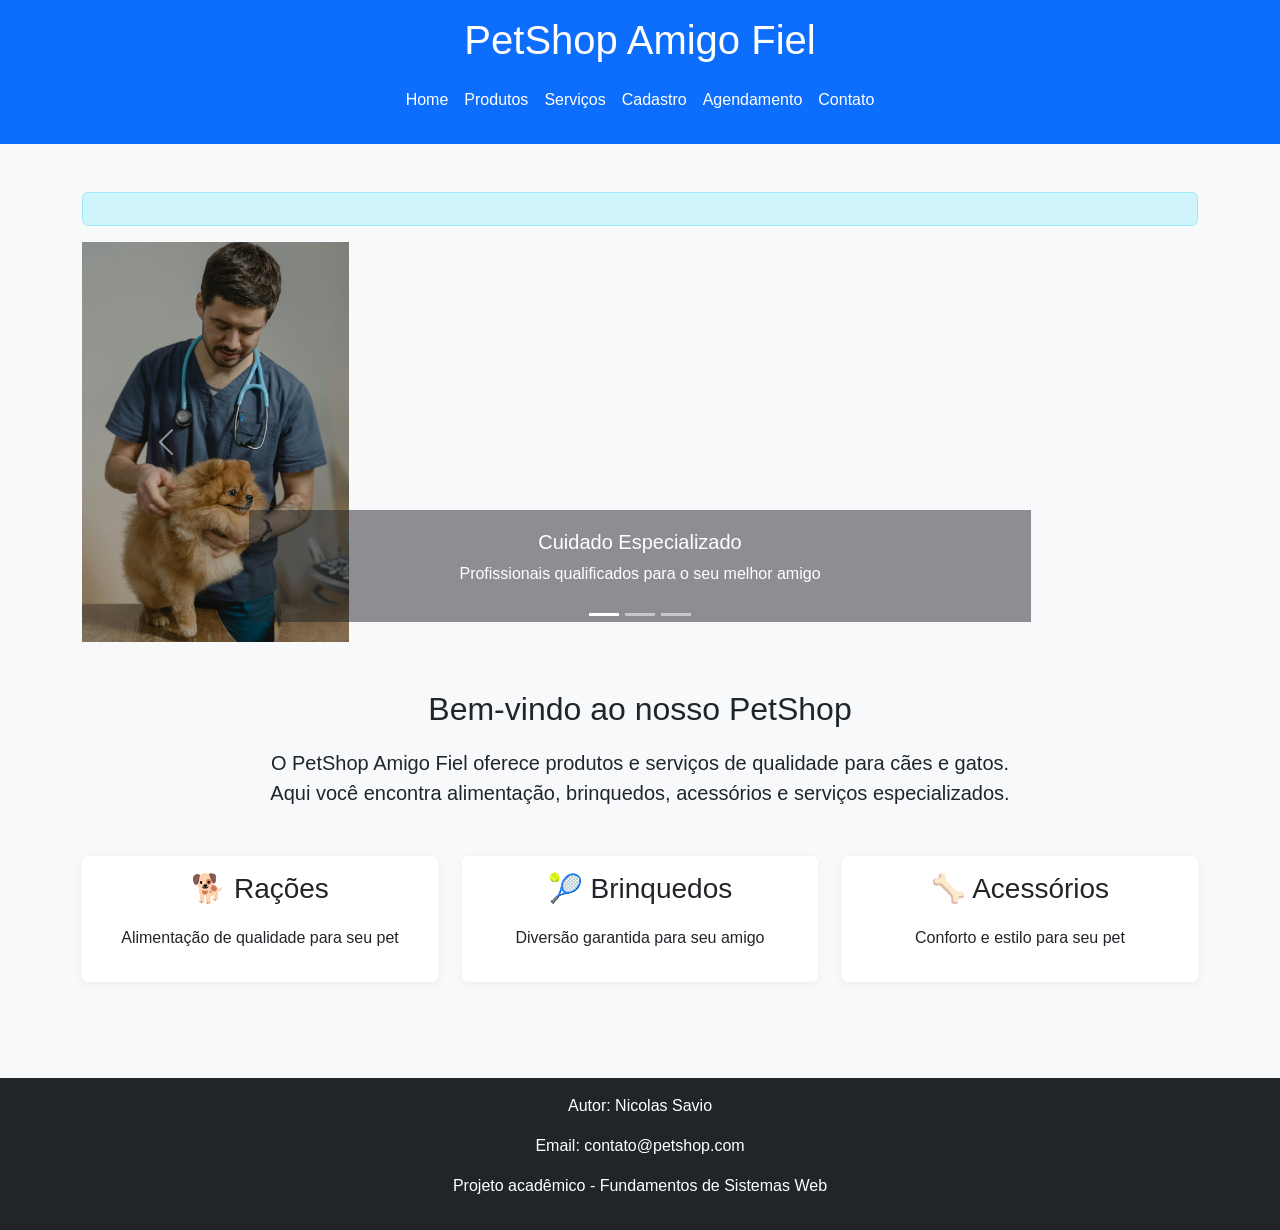
<file: index.html>
<!DOCTYPE html>
<html lang="pt-br">
<head>
    <meta charset="UTF-8">
    <meta name="viewport" content="width=device-width, initial-scale=1.0">
    <title>PetShop Amigo Fiel</title>
    
    <!-- Bootstrap CSS -->
    <link href="https://cdn.jsdelivr.net/npm/bootstrap@5.3.0/dist/css/bootstrap.min.css" rel="stylesheet">
    
    <!-- CSS Customizado -->
    <link rel="stylesheet" href="css/style.css">
</head>
<body>

<header class="bg-primary text-white py-3">
    <div class="container">
        <h1 class="text-center">PetShop Amigo Fiel</h1>
        
        <nav class="navbar navbar-expand-lg navbar-dark">
            <div class="container-fluid justify-content-center">
                <ul class="navbar-nav">
                    <li class="nav-item"><a class="nav-link text-white" href="index.html">Home</a></li>
                    <li class="nav-item"><a class="nav-link text-white" href="produtos.html">Produtos</a></li>
                    <li class="nav-item"><a class="nav-link text-white" href="servicos.html">Serviços</a></li>
                    <li class="nav-item"><a class="nav-link text-white" href="cadastro.html">Cadastro</a></li>
                    <li class="nav-item"><a class="nav-link text-white" href="agendamento.html">Agendamento</a></li>
                    <li class="nav-item"><a class="nav-link text-white" href="contato.html">Contato</a></li>
                </ul>
            </div>
        </nav>
    </div>
</header>

<main class="container my-5">
    
    <!-- Função Temporal - Mensagem dinâmica -->
    <div class="alert alert-info text-center" id="mensagemHorario">
        <!-- Mensagem será inserida pelo JavaScript -->
    </div>
    
    <!-- Carrossel Bootstrap - corrigido para não distorcer -->
    <div id="carrosselPetshop" class="carousel slide mb-5" data-bs-ride="carousel">
        <div class="carousel-indicators">
            <button type="button" data-bs-target="#carrosselPetshop" data-bs-slide-to="0" class="active" aria-label="Slide 1"></button>
            <button type="button" data-bs-target="#carrosselPetshop" data-bs-slide-to="1" aria-label="Slide 2"></button>
            <button type="button" data-bs-target="#carrosselPetshop" data-bs-slide-to="2" aria-label="Slide 3"></button>
        </div>
        <div class="carousel-inner">
            <div class="carousel-item active">
                <div class="carousel-image-container">
                    <img src="img/slide1.jpg" class="carousel-image" alt="Cachorro sendo cuidado por um profissional veterinário em ambiente acolhedor">
                </div>
                <div class="carousel-caption d-none d-md-block bg-dark bg-opacity-50">
                    <h5>Cuidado Especializado</h5>
                    <p>Profissionais qualificados para o seu melhor amigo</p>
                </div>
            </div>
            <div class="carousel-item">
                <div class="carousel-image-container">
                    <img src="img/slide2.jpg" class="carousel-image" alt="Prateleiras com produtos para pets como rações, brinquedos e acessórios">
                </div>
                <div class="carousel-caption d-none d-md-block bg-dark bg-opacity-50">
                    <h5>Produtos de Qualidade</h5>
                    <p>As melhores marcas para o seu pet</p>
                </div>
            </div>
            <div class="carousel-item">
                <div class="carousel-image-container">
                    <img src="img/slide3.jpg" class="carousel-image" alt="Calendário com datas marcadas para agendamento de banho e tosa">
                </div>
                <div class="carousel-caption d-none d-md-block bg-dark bg-opacity-50">
                    <h5>Agendamento Online</h5>
                    <p>Escolha o melhor horário para você e seu pet</p>
                </div>
            </div>
        </div>
        <button class="carousel-control-prev" type="button" data-bs-target="#carrosselPetshop" data-bs-slide="prev">
            <span class="carousel-control-prev-icon" aria-label="Anterior"></span>
        </button>
        <button class="carousel-control-next" type="button" data-bs-target="#carrosselPetshop" data-bs-slide="next">
            <span class="carousel-control-next-icon" aria-label="Próximo"></span>
        </button>
    </div>
    
    <h2 class="text-center">Bem-vindo ao nosso PetShop</h2>
    
    <p class="text-center lead">
        O PetShop Amigo Fiel oferece produtos e serviços de qualidade para cães e gatos.<br>
        Aqui você encontra alimentação, brinquedos, acessórios e serviços especializados.
    </p>
    
    <div class="row mt-5 text-center">
        <div class="col-md-4">
            <div class="card p-3">
                <h3>🐕 Rações</h3>
                <p>Alimentação de qualidade para seu pet</p>
            </div>
        </div>
        <div class="col-md-4">
            <div class="card p-3">
                <h3>🎾 Brinquedos</h3>
                <p>Diversão garantida para seu amigo</p>
            </div>
        </div>
        <div class="col-md-4">
            <div class="card p-3">
                <h3>🦴 Acessórios</h3>
                <p>Conforto e estilo para seu pet</p>
            </div>
        </div>
    </div>
    
</main>

<footer class="bg-dark text-white text-center py-3 mt-5">
    <p>Autor: Nicolas Savio</p>
    <p>Email: contato@petshop.com</p>
    <p>Projeto acadêmico - Fundamentos de Sistemas Web</p>
</footer>

<!-- Bootstrap JS -->
<script src="https://cdn.jsdelivr.net/npm/bootstrap@5.3.0/dist/js/bootstrap.bundle.min.js"></script>

<!-- JavaScript Customizado -->
<script src="js/script.js"></script>

</body>
</html>
</file>
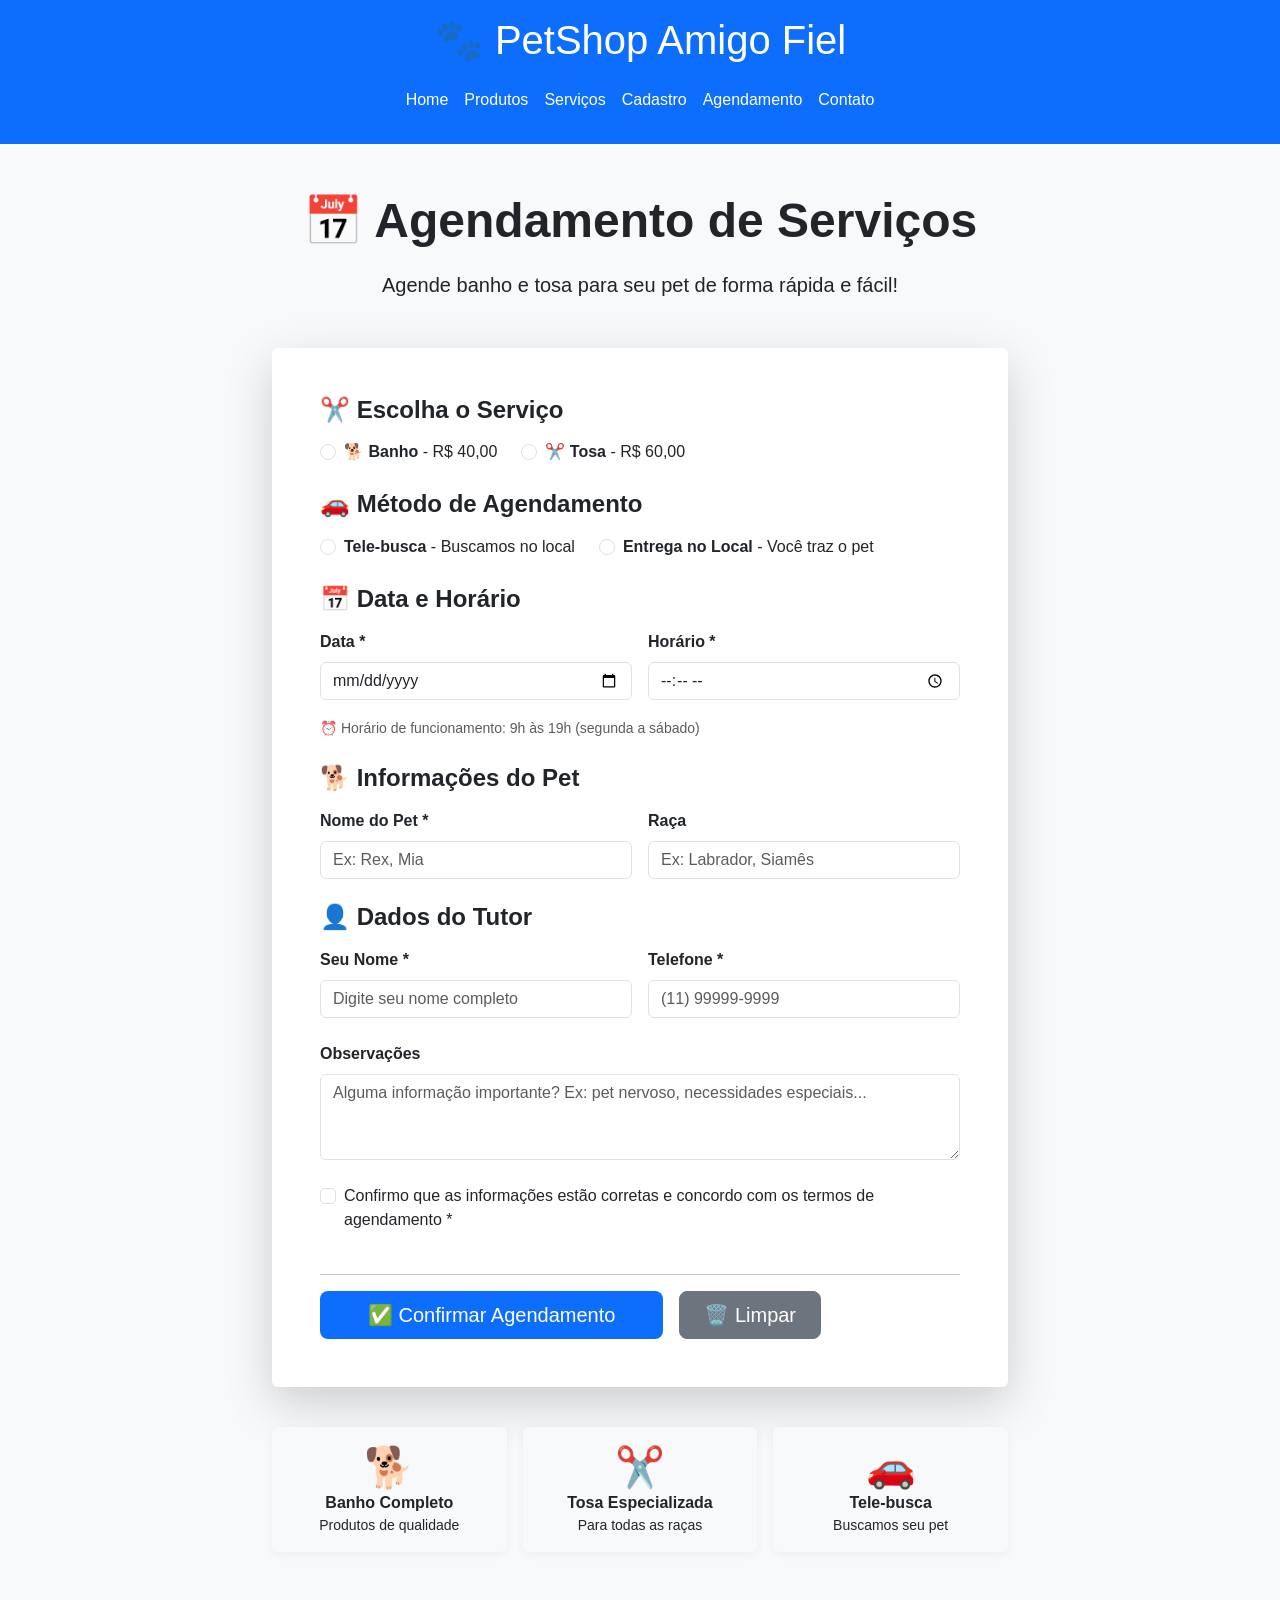
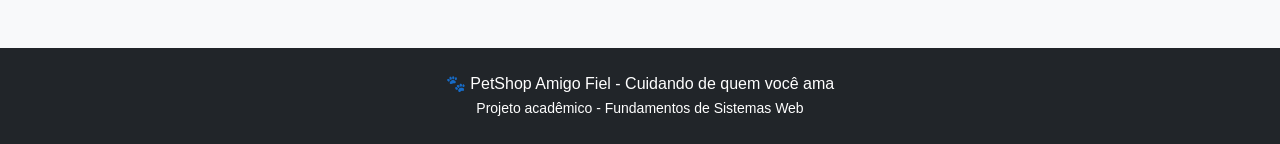
<file: agendamento.html>
<!DOCTYPE html>
<html lang="pt-br">
<head>
    <meta charset="UTF-8">
    <meta name="viewport" content="width=device-width, initial-scale=1.0">
    <title>Agendamento - PetShop Amigo Fiel</title>
    
    <!-- Bootstrap CSS -->
    <link href="https://cdn.jsdelivr.net/npm/bootstrap@5.3.0/dist/css/bootstrap.min.css" rel="stylesheet">
    
    <!-- CSS Customizado -->
    <link rel="stylesheet" href="css/style.css">
</head>
<body>

<header class="bg-primary text-white py-3">
    <div class="container">
        <h1 class="text-center">🐾 PetShop Amigo Fiel</h1>
        
        <nav class="navbar navbar-expand-lg navbar-dark">
            <div class="container-fluid justify-content-center">
                <ul class="navbar-nav">
                    <li class="nav-item"><a class="nav-link text-white" href="index.html">Home</a></li>
                    <li class="nav-item"><a class="nav-link text-white" href="produtos.html">Produtos</a></li>
                    <li class="nav-item"><a class="nav-link text-white" href="servicos.html">Serviços</a></li>
                    <li class="nav-item"><a class="nav-link text-white" href="cadastro.html">Cadastro</a></li>
                    <li class="nav-item"><a class="nav-link text-white" href="agendamento.html">Agendamento</a></li>
                    <li class="nav-item"><a class="nav-link text-white" href="contato.html">Contato</a></li>
                </ul>
            </div>
        </nav>
    </div>
</header>

<main class="container my-5">
    <div class="row">
        <div class="col-lg-8 mx-auto">
            <div class="text-center mb-5">
                <h2 class="display-5 fw-bold">📅 Agendamento de Serviços</h2>
                <p class="lead">Agende banho e tosa para seu pet de forma rápida e fácil!</p>
            </div>
            
            <div class="card border-0 shadow-lg">
                <div class="card-body p-4 p-md-5">
                    <form id="formAgendamento" class="row g-4">
                        <!-- Escolha do Serviço -->
                        <div class="col-12">
                            <h4 class="fw-bold mb-3">✂️ Escolha o Serviço</h4>
                            <div class="d-flex gap-4">
                                <div class="form-check">
                                    <input class="form-check-input" type="radio" name="servico" id="banho" value="Banho" required>
                                    <label class="form-check-label" for="banho">
                                        <span class="fw-bold">🐕 Banho</span> - R$ 40,00
                                    </label>
                                </div>
                                <div class="form-check">
                                    <input class="form-check-input" type="radio" name="servico" id="tosa" value="Tosa">
                                    <label class="form-check-label" for="tosa">
                                        <span class="fw-bold">✂️ Tosa</span> - R$ 60,00
                                    </label>
                                </div>
                            </div>
                        </div>
                        
                        <!-- Método de Agendamento -->
                        <div class="col-12">
                            <h4 class="fw-bold mb-3">🚗 Método de Agendamento</h4>
                            <div class="d-flex gap-4">
                                <div class="form-check">
                                    <input class="form-check-input" type="radio" name="metodo" id="teleBusca" value="Tele-busca" required>
                                    <label class="form-check-label" for="teleBusca">
                                        <span class="fw-bold">Tele-busca</span> - Buscamos no local
                                    </label>
                                </div>
                                <div class="form-check">
                                    <input class="form-check-input" type="radio" name="metodo" id="entregaLocal" value="Entrega no Local">
                                    <label class="form-check-label" for="entregaLocal">
                                        <span class="fw-bold">Entrega no Local</span> - Você traz o pet
                                    </label>
                                </div>
                            </div>
                        </div>
                        
                        <!-- Data e Horário -->
                        <div class="col-12">
                            <h4 class="fw-bold mb-3">📅 Data e Horário</h4>
                            <div class="row g-3">
                                <div class="col-md-6">
                                    <label for="dataAgendamento" class="form-label fw-bold">Data *</label>
                                    <input type="date" class="form-control" id="dataAgendamento" required>
                                </div>
                                <div class="col-md-6">
                                    <label for="horaAgendamento" class="form-label fw-bold">Horário *</label>
                                    <input type="time" class="form-control" id="horaAgendamento" required>
                                </div>
                                <div class="col-12">
                                    <small class="text-muted">⏰ Horário de funcionamento: 9h às 19h (segunda a sábado)</small>
                                </div>
                            </div>
                        </div>
                        
                        <!-- Informações do Pet -->
                        <div class="col-12">
                            <h4 class="fw-bold mb-3">🐕 Informações do Pet</h4>
                            <div class="row g-3">
                                <div class="col-md-6">
                                    <label for="nomePetAgendamento" class="form-label fw-bold">Nome do Pet *</label>
                                    <input type="text" class="form-control" id="nomePetAgendamento" placeholder="Ex: Rex, Mia" required>
                                </div>
                                <div class="col-md-6">
                                    <label for="racaPetAgendamento" class="form-label fw-bold">Raça</label>
                                    <input type="text" class="form-control" id="racaPetAgendamento" placeholder="Ex: Labrador, Siamês">
                                </div>
                            </div>
                        </div>
                        
                        <!-- Informações do Tutor -->
                        <div class="col-12">
                            <h4 class="fw-bold mb-3">👤 Dados do Tutor</h4>
                            <div class="row g-3">
                                <div class="col-md-6">
                                    <label for="nomeTutor" class="form-label fw-bold">Seu Nome *</label>
                                    <input type="text" class="form-control" id="nomeTutor" placeholder="Digite seu nome completo" required>
                                </div>
                                <div class="col-md-6">
                                    <label for="telefoneTutor" class="form-label fw-bold">Telefone *</label>
                                    <input type="tel" class="form-control" id="telefoneTutor" placeholder="(11) 99999-9999" required>
                                </div>
                            </div>
                        </div>
                        
                        <!-- Observações -->
                        <div class="col-12">
                            <label for="observacoes" class="form-label fw-bold">Observações</label>
                            <textarea class="form-control" id="observacoes" rows="3" placeholder="Alguma informação importante? Ex: pet nervoso, necessidades especiais..."></textarea>
                        </div>
                        
                        <!-- Checkbox de confirmação -->
                        <div class="col-12">
                            <div class="form-check">
                                <input class="form-check-input" type="checkbox" id="confirmacaoAgendamento" required>
                                <label class="form-check-label" for="confirmacaoAgendamento">
                                    Confirmo que as informações estão corretas e concordo com os termos de agendamento *
                                </label>
                            </div>
                        </div>
                        
                        <!-- Botões -->
                        <div class="col-12">
                            <hr>
                            <div class="d-flex gap-3">
                                <button type="submit" class="btn btn-primary btn-lg px-5">✅ Confirmar Agendamento</button>
                                <button type="reset" class="btn btn-secondary btn-lg px-4">🗑️ Limpar</button>
                            </div>
                        </div>
                    </form>
                    
                    <!-- Mensagem de sucesso -->
                    <div id="mensagemAgendamento" class="alert alert-success mt-4 d-none"></div>
                </div>
            </div>
            
            <!-- Informações adicionais -->
            <div class="row mt-4 g-3">
                <div class="col-md-4">
                    <div class="card border-0 bg-light text-center p-3">
                        <div class="display-6">🐕</div>
                        <p class="mb-0 fw-bold">Banho Completo</p>
                        <small>Produtos de qualidade</small>
                    </div>
                </div>
                <div class="col-md-4">
                    <div class="card border-0 bg-light text-center p-3">
                        <div class="display-6">✂️</div>
                        <p class="mb-0 fw-bold">Tosa Especializada</p>
                        <small>Para todas as raças</small>
                    </div>
                </div>
                <div class="col-md-4">
                    <div class="card border-0 bg-light text-center p-3">
                        <div class="display-6">🚗</div>
                        <p class="mb-0 fw-bold">Tele-busca</p>
                        <small>Buscamos seu pet</small>
                    </div>
                </div>
            </div>
        </div>
    </div>
</main>

<footer class="bg-dark text-white text-center py-4 mt-5">
    <div class="container">
        <p class="mb-0">🐾 PetShop Amigo Fiel - Cuidando de quem você ama</p>
        <small>Projeto acadêmico - Fundamentos de Sistemas Web</small>
    </div>
</footer>

<script src="https://cdn.jsdelivr.net/npm/bootstrap@5.3.0/dist/js/bootstrap.bundle.min.js"></script>
<script src="js/script.js"></script>

</body>
</html>
</file>
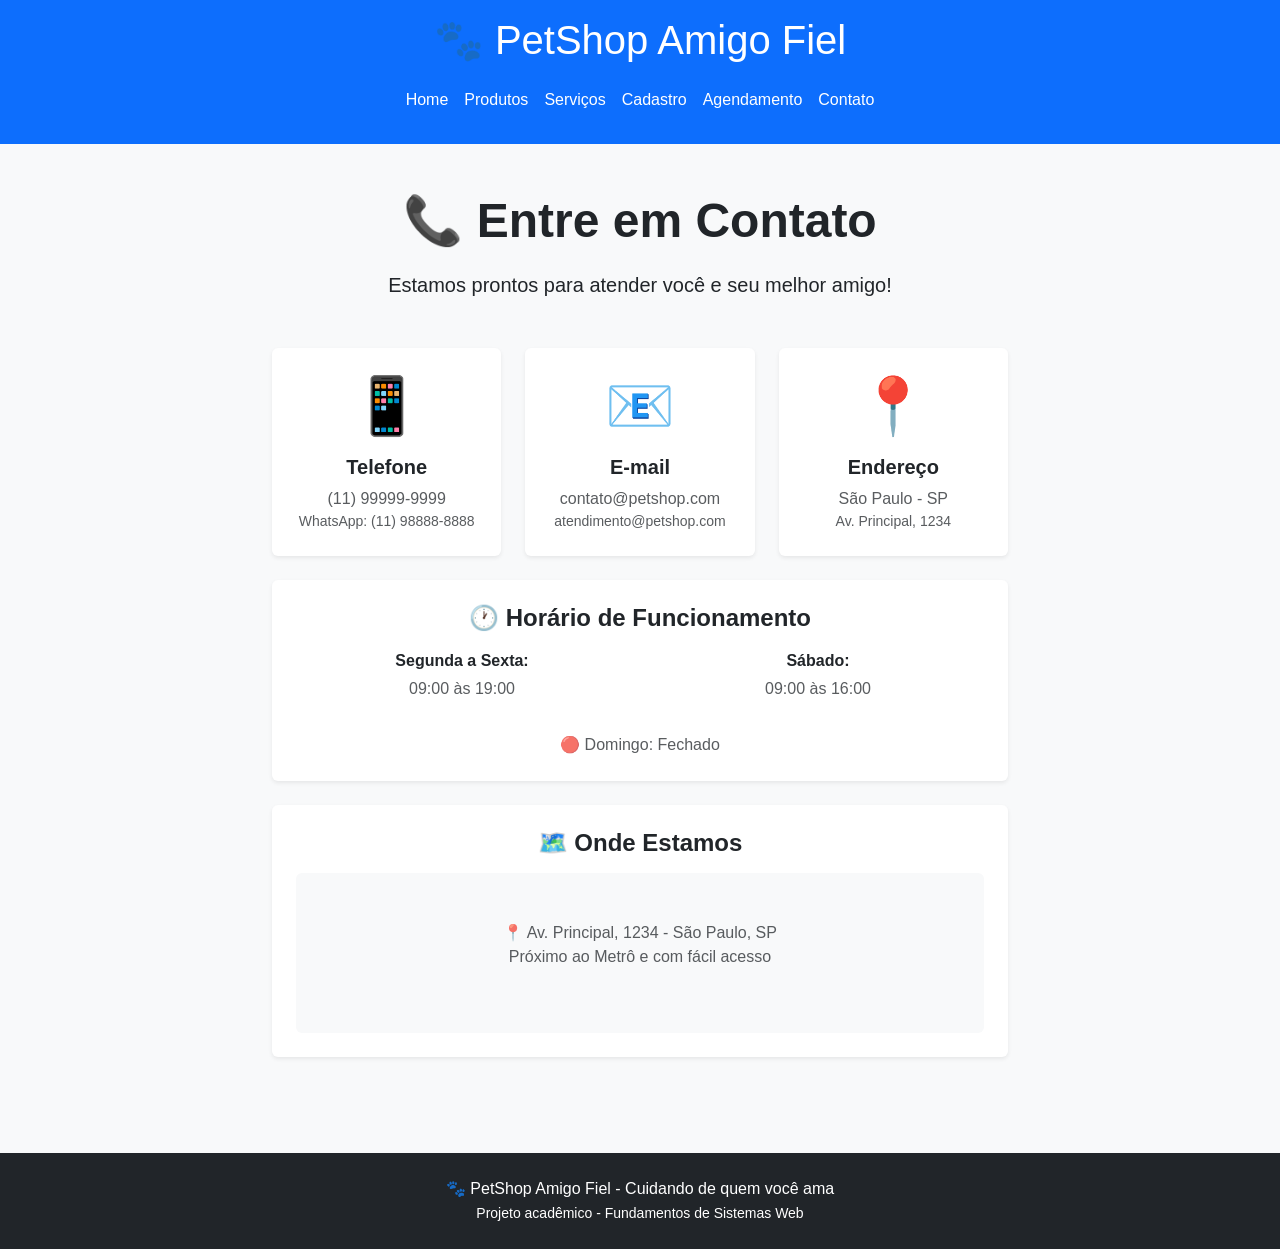
<file: contato.html>
<!DOCTYPE html>
<html lang="pt-br">
<head>
    <meta charset="UTF-8">
    <meta name="viewport" content="width=device-width, initial-scale=1.0">
    <title>Contato - PetShop Amigo Fiel</title>
    
    <!-- Bootstrap CSS -->
    <link href="https://cdn.jsdelivr.net/npm/bootstrap@5.3.0/dist/css/bootstrap.min.css" rel="stylesheet">
    
    <!-- CSS Customizado -->
    <link rel="stylesheet" href="css/style.css">
</head>
<body>

<header class="bg-primary text-white py-3">
    <div class="container">
        <h1 class="text-center">🐾 PetShop Amigo Fiel</h1>
        
        <nav class="navbar navbar-expand-lg navbar-dark">
            <div class="container-fluid justify-content-center">
                <ul class="navbar-nav">
                    <li class="nav-item"><a class="nav-link text-white" href="index.html">Home</a></li>
                    <li class="nav-item"><a class="nav-link text-white" href="produtos.html">Produtos</a></li>
                    <li class="nav-item"><a class="nav-link text-white" href="servicos.html">Serviços</a></li>
                    <li class="nav-item"><a class="nav-link text-white" href="cadastro.html">Cadastro</a></li>
                    <li class="nav-item"><a class="nav-link text-white" href="agendamento.html">Agendamento</a></li>
                    <li class="nav-item"><a class="nav-link text-white" href="contato.html">Contato</a></li>
                </ul>
            </div>
        </nav>
    </div>
</header>

<main class="container my-5">
    <div class="row">
        <div class="col-lg-8 mx-auto">
            <div class="text-center mb-5">
                <h2 class="display-5 fw-bold">📞 Entre em Contato</h2>
                <p class="lead">Estamos prontos para atender você e seu melhor amigo!</p>
            </div>
            
            <div class="row g-4">
                <!-- Telefone -->
                <div class="col-md-4">
                    <div class="card border-0 shadow-sm h-100 text-center p-4">
                        <div class="display-4 mb-3">📱</div>
                        <h5 class="fw-bold">Telefone</h5>
                        <p class="text-muted mb-0">(11) 99999-9999</p>
                        <small class="text-muted">WhatsApp: (11) 98888-8888</small>
                    </div>
                </div>
                
                <!-- Email -->
                <div class="col-md-4">
                    <div class="card border-0 shadow-sm h-100 text-center p-4">
                        <div class="display-4 mb-3">📧</div>
                        <h5 class="fw-bold">E-mail</h5>
                        <p class="text-muted mb-0">contato@petshop.com</p>
                        <small class="text-muted">atendimento@petshop.com</small>
                    </div>
                </div>
                
                <!-- Endereço -->
                <div class="col-md-4">
                    <div class="card border-0 shadow-sm h-100 text-center p-4">
                        <div class="display-4 mb-3">📍</div>
                        <h5 class="fw-bold">Endereço</h5>
                        <p class="text-muted mb-0">São Paulo - SP</p>
                        <small class="text-muted">Av. Principal, 1234</small>
                    </div>
                </div>
            </div>
            
            <!-- Horário de Funcionamento -->
            <div class="card border-0 shadow-sm mt-4">
                <div class="card-body p-4 text-center">
                    <h4 class="fw-bold mb-3">🕐 Horário de Funcionamento</h4>
                    <div class="row">
                        <div class="col-md-6">
                            <p class="mb-1"><strong>Segunda a Sexta:</strong></p>
                            <p class="text-muted">09:00 às 19:00</p>
                        </div>
                        <div class="col-md-6">
                            <p class="mb-1"><strong>Sábado:</strong></p>
                            <p class="text-muted">09:00 às 16:00</p>
                        </div>
                    </div>
                    <p class="text-muted mt-3 mb-0">🔴 Domingo: Fechado</p>
                </div>
            </div>
            
            <!-- Mapa Simulado -->
            <div class="card border-0 shadow-sm mt-4">
                <div class="card-body p-4 text-center">
                    <h4 class="fw-bold mb-3">🗺️ Onde Estamos</h4>
                    <div class="bg-light rounded p-5 text-center">
                        <p class="text-muted mb-0">📍 Av. Principal, 1234 - São Paulo, SP</p>
                        <p class="text-muted">Próximo ao Metrô e com fácil acesso</p>
                    </div>
                </div>
            </div>
        </div>
    </div>
</main>

<footer class="bg-dark text-white text-center py-4 mt-5">
    <div class="container">
        <p class="mb-0">🐾 PetShop Amigo Fiel - Cuidando de quem você ama</p>
        <small>Projeto acadêmico - Fundamentos de Sistemas Web</small>
    </div>
</footer>


<script src="js/script.js"></script>

</body>
</html>
</file>
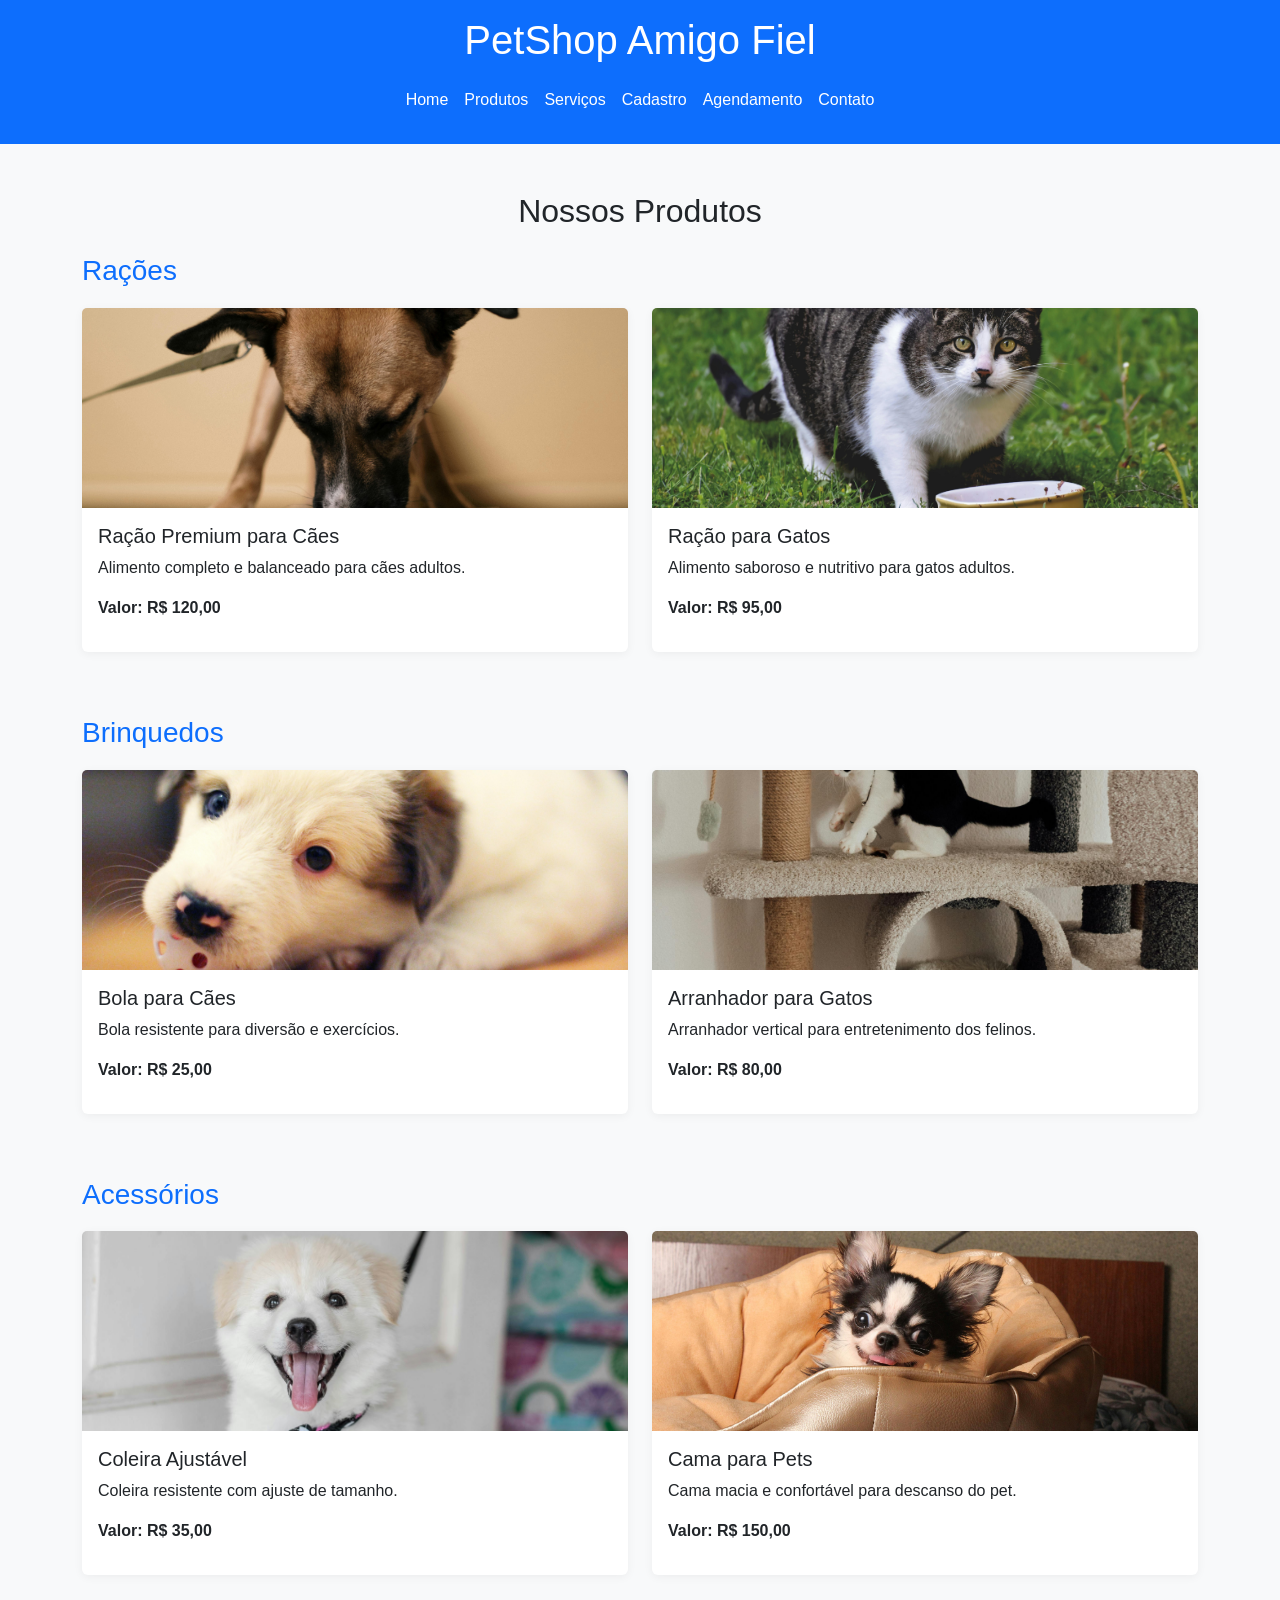
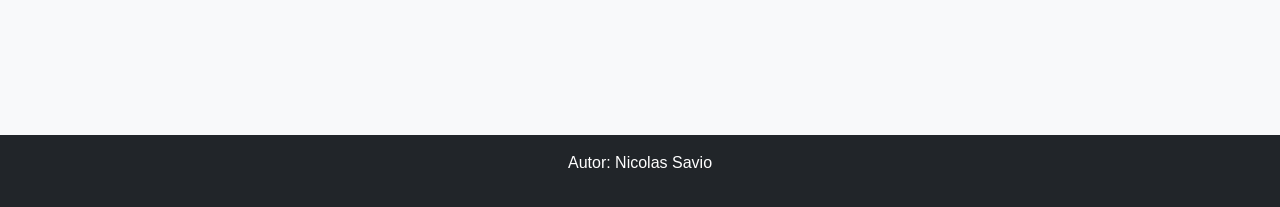
<file: produtos.html>
<!DOCTYPE html>
<html lang="pt-br">
<head>
    <meta charset="UTF-8">
    <meta name="viewport" content="width=device-width, initial-scale=1.0">
    <title>Produtos - PetShop Amigo Fiel</title>
    
    <!-- Bootstrap CSS -->
    <link href="https://cdn.jsdelivr.net/npm/bootstrap@5.3.0/dist/css/bootstrap.min.css" rel="stylesheet">
    
    <!-- CSS Customizado -->
    <link rel="stylesheet" href="css/style.css">
</head>
<body>

<header class="bg-primary text-white py-3">
    <div class="container">
        <h1 class="text-center">PetShop Amigo Fiel</h1>
        
        <nav class="navbar navbar-expand-lg navbar-dark">
            <div class="container-fluid justify-content-center">
                <ul class="navbar-nav">
                    <li class="nav-item"><a class="nav-link text-white" href="index.html">Home</a></li>
                    <li class="nav-item"><a class="nav-link text-white" href="produtos.html">Produtos</a></li>
                    <li class="nav-item"><a class="nav-link text-white" href="servicos.html">Serviços</a></li>
                    <li class="nav-item"><a class="nav-link text-white" href="cadastro.html">Cadastro</a></li>
                    <li class="nav-item"><a class="nav-link text-white" href="agendamento.html">Agendamento</a></li>
                    <li class="nav-item"><a class="nav-link text-white" href="contato.html">Contato</a></li>
                </ul>
            </div>
        </nav>
    </div>
</header>

<main class="container my-5">
    <h2 class="text-center mb-4">Nossos Produtos</h2>
    
    <h3 class="text-primary">Rações</h3>
    <div class="row mb-5">
        <div class="col-md-6">
            <div class="card mb-3">
                <img src="img/racao-cao.jpg" class="card-img-top" alt="Pacote de ração premium para cães, alimento completo e balanceado">
                <div class="card-body">
                    <h5 class="card-title">Ração Premium para Cães</h5>
                    <p class="card-text">Alimento completo e balanceado para cães adultos.</p>
                    <p class="fw-bold">Valor: R$ 120,00</p>
                </div>
            </div>
        </div>
        <div class="col-md-6">
            <div class="card mb-3">
                <img src="img/racao-gato.jpg" class="card-img-top" alt="Pacote de ração específica para gatos, sabor frango">
                <div class="card-body">
                    <h5 class="card-title">Ração para Gatos</h5>
                    <p class="card-text">Alimento saboroso e nutritivo para gatos adultos.</p>
                    <p class="fw-bold">Valor: R$ 95,00</p>
                </div>
            </div>
        </div>
    </div>
    
    <h3 class="text-primary">Brinquedos</h3>
    <div class="row mb-5">
        <div class="col-md-6">
            <div class="card mb-3">
                <img src="img/bola-cao.jpg" class="card-img-top" alt="Bola de borracha resistente para cães brincarem e mastigarem">
                <div class="card-body">
                    <h5 class="card-title">Bola para Cães</h5>
                    <p class="card-text">Bola resistente para diversão e exercícios.</p>
                    <p class="fw-bold">Valor: R$ 25,00</p>
                </div>
            </div>
        </div>
        <div class="col-md-6">
            <div class="card mb-3">
                <img src="img/arranhador.jpg" class="card-img-top" alt="Arranhador de sisal para gatos, ajuda a afiar as unhas e evita danos aos móveis">
                <div class="card-body">
                    <h5 class="card-title">Arranhador para Gatos</h5>
                    <p class="card-text">Arranhador vertical para entretenimento dos felinos.</p>
                    <p class="fw-bold">Valor: R$ 80,00</p>
                </div>
            </div>
        </div>
    </div>
    
    <h3 class="text-primary">Acessórios</h3>
    <div class="row mb-5">
        <div class="col-md-6">
            <div class="card mb-3">
                <img src="img/coleira.jpg" class="card-img-top" alt="Coleira ajustável em nylon com presilha de metal para cães de médio porte">
                <div class="card-body">
                    <h5 class="card-title">Coleira Ajustável</h5>
                    <p class="card-text">Coleira resistente com ajuste de tamanho.</p>
                    <p class="fw-bold">Valor: R$ 35,00</p>
                </div>
            </div>
        </div>
        <div class="col-md-6">
            <div class="card mb-3">
                <img src="img/cama-pet.jpg" class="card-img-top" alt="Cama acolchoada para pets, confortável e fácil de limpar">
                <div class="card-body">
                    <h5 class="card-title">Cama para Pets</h5>
                    <p class="card-text">Cama macia e confortável para descanso do pet.</p>
                    <p class="fw-bold">Valor: R$ 150,00</p>
                </div>
            </div>
        </div>
    </div>
</main>

<footer class="bg-dark text-white text-center py-3 mt-5">
    <p>Autor: Nicolas Savio</p>
</footer>

<script src="https://cdn.jsdelivr.net/npm/bootstrap@5.3.0/dist/js/bootstrap.bundle.min.js"></script>
<script src="js/script.js"></script>

</body>
</html>
</file>
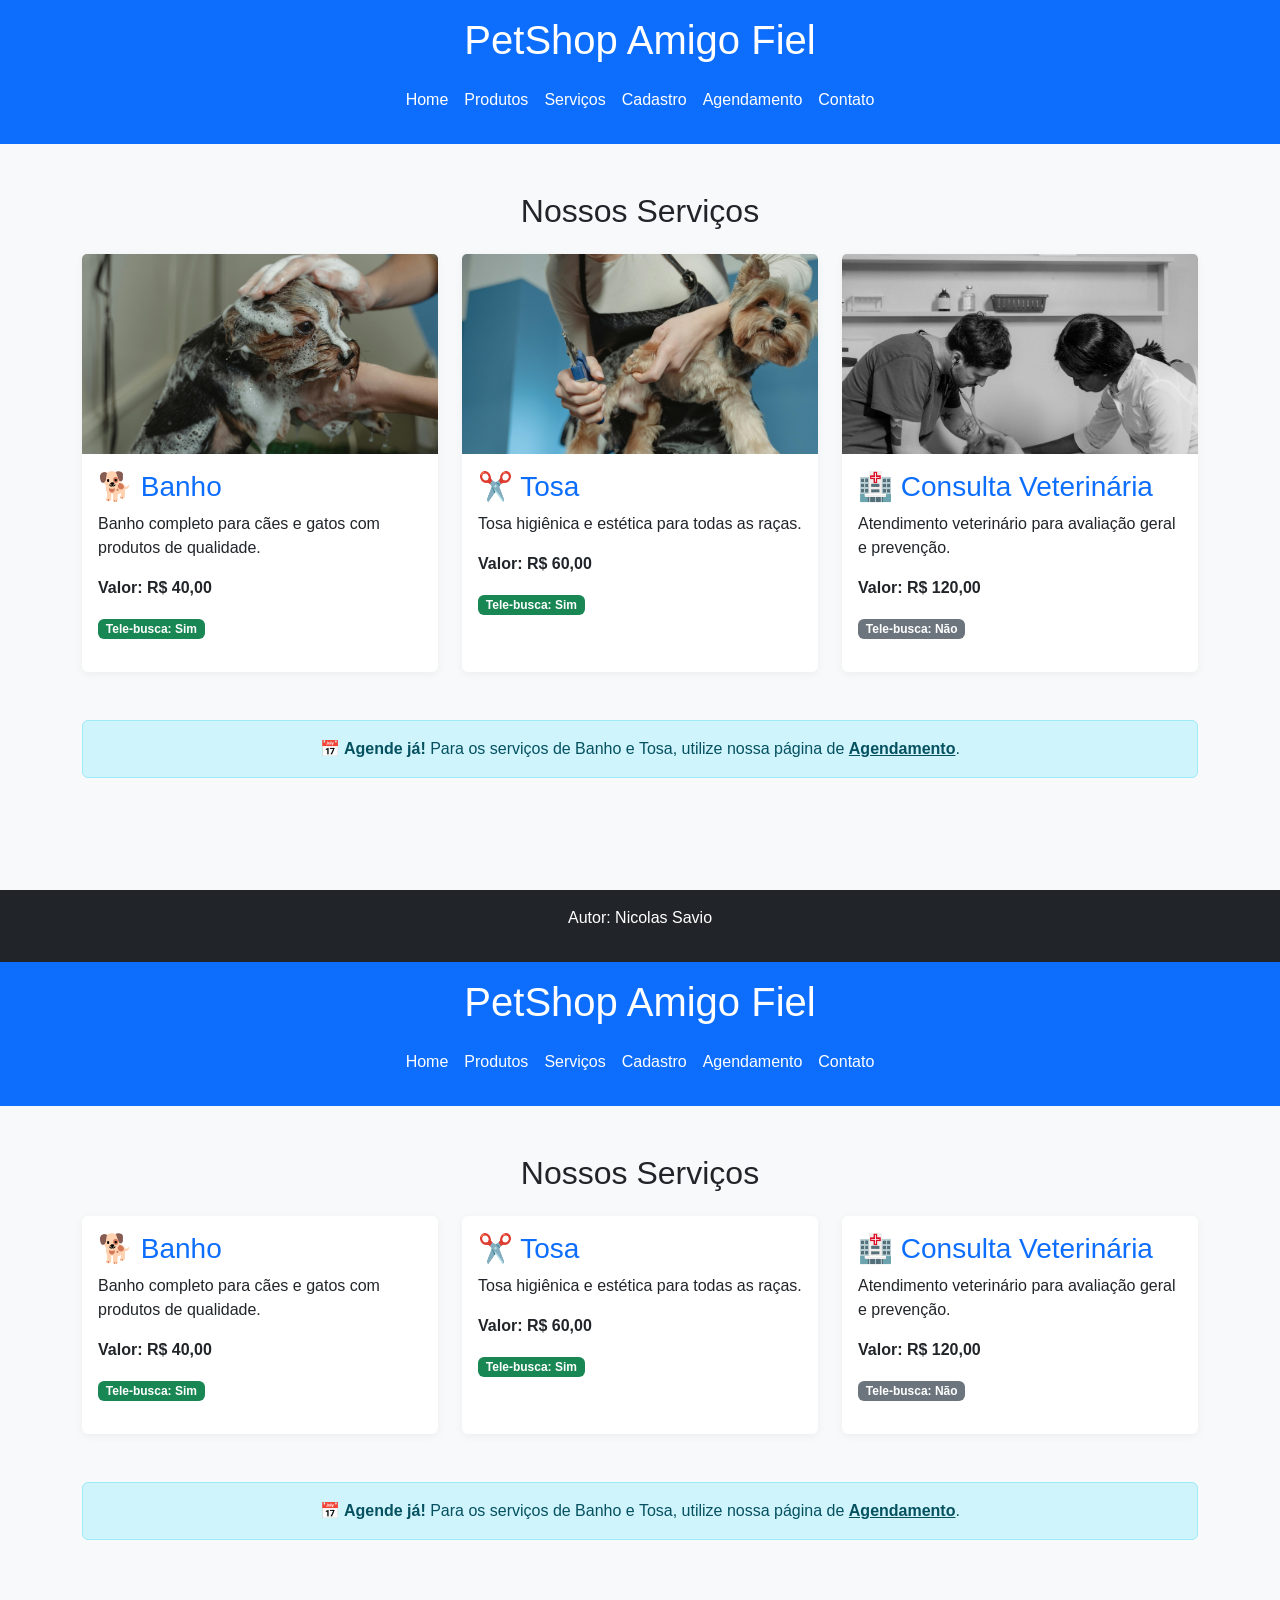
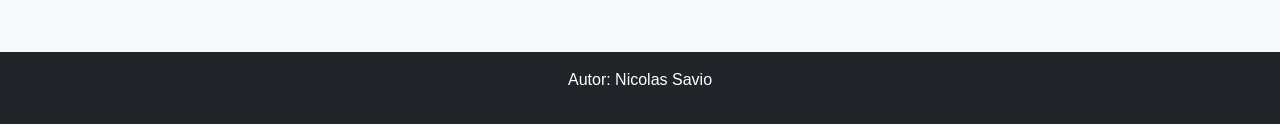
<file: servicos.html>
<!DOCTYPE html>
<html lang="pt-br">
<head>
    <meta charset="UTF-8">
    <meta name="viewport" content="width=device-width, initial-scale=1.0">
    <title>Serviços - PetShop Amigo Fiel</title>
    
    <!-- Bootstrap CSS -->
    <link href="https://cdn.jsdelivr.net/npm/bootstrap@5.3.0/dist/css/bootstrap.min.css" rel="stylesheet">
    
    <!-- CSS Customizado -->
    <link rel="stylesheet" href="css/style.css">
</head>
<body>

<header class="bg-primary text-white py-3">
    <div class="container">
        <h1 class="text-center">PetShop Amigo Fiel</h1>
        
        <nav class="navbar navbar-expand-lg navbar-dark">
            <div class="container-fluid justify-content-center">
                <ul class="navbar-nav">
                    <li class="nav-item"><a class="nav-link text-white" href="index.html">Home</a></li>
                    <li class="nav-item"><a class="nav-link text-white" href="produtos.html">Produtos</a></li>
                    <li class="nav-item"><a class="nav-link text-white" href="servicos.html">Serviços</a></li>
                    <li class="nav-item"><a class="nav-link text-white" href="cadastro.html">Cadastro</a></li>
                    <li class="nav-item"><a class="nav-link text-white" href="agendamento.html">Agendamento</a></li>
                    <li class="nav-item"><a class="nav-link text-white" href="contato.html">Contato</a></li>
                </ul>
            </div>
        </nav>
    </div>
</header>

<main class="container my-5">
    <h2 class="text-center mb-4">Nossos Serviços</h2>
    
    <div class="row">
        <div class="col-md-4 mb-4">
            <div class="card h-100">
                <img src="img/servico-banho.jpg" class="card-img-top" alt="Cachorro tomando banho com produtos especiais e profissional cuidando">
                <div class="card-body">
                    <h3 class="card-title text-primary">🐕 Banho</h3>
                    <p class="card-text">Banho completo para cães e gatos com produtos de qualidade.</p>
                    <p class="fw-bold">Valor: R$ 40,00</p>
                    <p><span class="badge bg-success">Tele-busca: Sim</span></p>
                </div>
            </div>
        </div>
        
        <div class="col-md-4 mb-4">
            <div class="card h-100">
                <img src="img/servico-tosa.jpg" class="card-img-top" alt="Profissional realizando tosa em cachorro com tesoura e máquina">
                <div class="card-body">
                    <h3 class="card-title text-primary">✂️ Tosa</h3>
                    <p class="card-text">Tosa higiênica e estética para todas as raças.</p>
                    <p class="fw-bold">Valor: R$ 60,00</p>
                    <p><span class="badge bg-success">Tele-busca: Sim</span></p>
                </div>
            </div>
        </div>
        
        <div class="col-md-4 mb-4">
            <div class="card h-100">
                <img src="img/servico-veterinario.jpg" class="card-img-top" alt="Veterinário realizando consulta em cachorro com estetoscópio">
                <div class="card-body">
                    <h3 class="card-title text-primary">🏥 Consulta Veterinária</h3>
                    <p class="card-text">Atendimento veterinário para avaliação geral e prevenção.</p>
                    <p class="fw-bold">Valor: R$ 120,00</p>
                    <p><span class="badge bg-secondary">Tele-busca: Não</span></p>
                </div>
            </div>
        </div>
    </div>
    
    <div class="alert alert-info text-center mt-4">
        <strong>📅 Agende já!</strong> Para os serviços de Banho e Tosa, utilize nossa página de <a href="agendamento.html" class="alert-link">Agendamento</a>.
    </div>
</main>

<footer class="bg-dark text-white text-center py-3 mt-5">
    <p>Autor: Nicolas Savio</p>
</footer>

<script src="https://cdn.jsdelivr.net/npm/bootstrap@5.3.0/dist/js/bootstrap.bundle.min.js"></script>
<script src="js/script.js"></script>

</body>
</html><!DOCTYPE html>
<html lang="pt-br">
<head>
    <meta charset="UTF-8">
    <meta name="viewport" content="width=device-width, initial-scale=1.0">
    <title>Serviços - PetShop Amigo Fiel</title>
    
    <!-- Bootstrap CSS -->
    <link href="https://cdn.jsdelivr.net/npm/bootstrap@5.3.0/dist/css/bootstrap.min.css" rel="stylesheet">
    
    <!-- CSS Customizado -->
    <link rel="stylesheet" href="css/style.css">
</head>
<body>

<header class="bg-primary text-white py-3">
    <div class="container">
        <h1 class="text-center">PetShop Amigo Fiel</h1>
        
        <nav class="navbar navbar-expand-lg navbar-dark">
            <div class="container-fluid justify-content-center">
                <ul class="navbar-nav">
                    <li class="nav-item"><a class="nav-link text-white" href="index.html">Home</a></li>
                    <li class="nav-item"><a class="nav-link text-white" href="produtos.html">Produtos</a></li>
                    <li class="nav-item"><a class="nav-link text-white" href="servicos.html">Serviços</a></li>
                    <li class="nav-item"><a class="nav-link text-white" href="cadastro.html">Cadastro</a></li>
                    <li class="nav-item"><a class="nav-link text-white" href="agendamento.html">Agendamento</a></li>
                    <li class="nav-item"><a class="nav-link text-white" href="contato.html">Contato</a></li>
                </ul>
            </div>
        </nav>
    </div>
</header>

<main class="container my-5">
    <h2 class="text-center mb-4">Nossos Serviços</h2>
    
    <div class="row">
        <div class="col-md-4 mb-4">
            <div class="card h-100">
                <div class="card-body">
                    <h3 class="card-title text-primary">🐕 Banho</h3>
                    <p class="card-text">Banho completo para cães e gatos com produtos de qualidade.</p>
                    <p class="fw-bold">Valor: R$ 40,00</p>
                    <p><span class="badge bg-success">Tele-busca: Sim</span></p>
                </div>
            </div>
        </div>
        
        <div class="col-md-4 mb-4">
            <div class="card h-100">
                <div class="card-body">
                    <h3 class="card-title text-primary">✂️ Tosa</h3>
                    <p class="card-text">Tosa higiênica e estética para todas as raças.</p>
                    <p class="fw-bold">Valor: R$ 60,00</p>
                    <p><span class="badge bg-success">Tele-busca: Sim</span></p>
                </div>
            </div>
        </div>
        
        <div class="col-md-4 mb-4">
            <div class="card h-100">
                <div class="card-body">
                    <h3 class="card-title text-primary">🏥 Consulta Veterinária</h3>
                    <p class="card-text">Atendimento veterinário para avaliação geral e prevenção.</p>
                    <p class="fw-bold">Valor: R$ 120,00</p>
                    <p><span class="badge bg-secondary">Tele-busca: Não</span></p>
                </div>
            </div>
        </div>
    </div>
    
    <div class="alert alert-info text-center mt-4">
        <strong>📅 Agende já!</strong> Para os serviços de Banho e Tosa, utilize nossa página de <a href="agendamento.html" class="alert-link">Agendamento</a>.
    </div>
</main>

<footer class="bg-dark text-white text-center py-3 mt-5">
    <p>Autor: Nicolas Savio</p>
</footer>

<script src="https://cdn.jsdelivr.net/npm/bootstrap@5.3.0/dist/js/bootstrap.bundle.min.js"></script>
<script src="js/script.js"></script>

</body>
</html>
</file>
<file: css/style.css>
/* Estilos customizados para o PetShop Amigo Fiel */

/* Estilo geral */
body {
    font-family: Arial, sans-serif;
    background-color: #f8f9fa;
    display: flex;
    flex-direction: column;
    min-height: 100vh;
}

main {
    flex: 1;
}

/* Cards com efeito hover */
.card {
    transition: transform 0.3s ease, box-shadow 0.3s ease;
    border: none;
    box-shadow: 0 2px 5px rgba(0,0,0,0.1);
}

.card:hover {
    transform: translateY(-5px);
    box-shadow: 0 5px 15px rgba(0,0,0,0.2);
}

/* Estilo para cabeçalhos */
h2, h3 {
    margin-bottom: 20px;
}

/* Estilo para mensagem temporal */
#mensagemHorario {
    font-size: 1.2rem;
    font-weight: bold;
}

/* Estilo para o carrossel */
.carousel-item img {
    height: 400px;
    object-fit: cover;
}

/* Estilo para imagens dos cards */
.card-img-top {
    height: 200px;
    object-fit: cover;
}

/* Responsividade */
@media (max-width: 768px) {
    .carousel-item img {
        height: 250px;
    }
    
    h1 {
        font-size: 1.8rem;
    }
    
    .card-img-top {
        height: 150px;
    }
}

/* Estilos customizados para o PetShop Amigo Fiel */

body {
    font-family: 'Segoe UI', Tahoma, Geneva, Verdana, sans-serif;
    background-color: #f8f9fa;
    display: flex;
    flex-direction: column;
    min-height: 100vh;
}

main {
    flex: 1;
}

/* Cards com efeito hover */
.card {
    transition: transform 0.3s ease, box-shadow 0.3s ease;
    border: none;
    box-shadow: 0 2px 10px rgba(0,0,0,0.05);
}

.card:hover {
    transform: translateY(-3px);
    box-shadow: 0 5px 20px rgba(0,0,0,0.1);
}

/* Estilo para mensagem temporal */
#mensagemHorario {
    font-size: 1.2rem;
    font-weight: bold;
}

/* Formulários */
.form-control:focus {
    border-color: #0d6efd;
    box-shadow: 0 0 0 0.2rem rgba(13, 110, 253, 0.25);
}

/* Botões */
.btn-primary {
    background-color: #0d6efd;
    border: none;
    transition: all 0.3s ease;
}

.btn-primary:hover {
    background-color: #0b5ed7;
    transform: scale(1.02);
}

.btn-secondary {
    transition: all 0.3s ease;
}

.btn-secondary:hover {
    transform: scale(1.02);
}

/* Radio buttons e checkboxes */
.form-check-input:checked {
    background-color: #0d6efd;
    border-color: #0d6efd;
}

/* Responsividade */
@media (max-width: 768px) {
    h1 {
        font-size: 1.8rem;
    }
    
    .display-5 {
        font-size: 1.8rem;
    }
    
    .btn-lg {
        font-size: 1rem;
        padding: 8px 20px;
    }
}

/* Footer */
footer {
    margin-top: auto;
}
</file>
